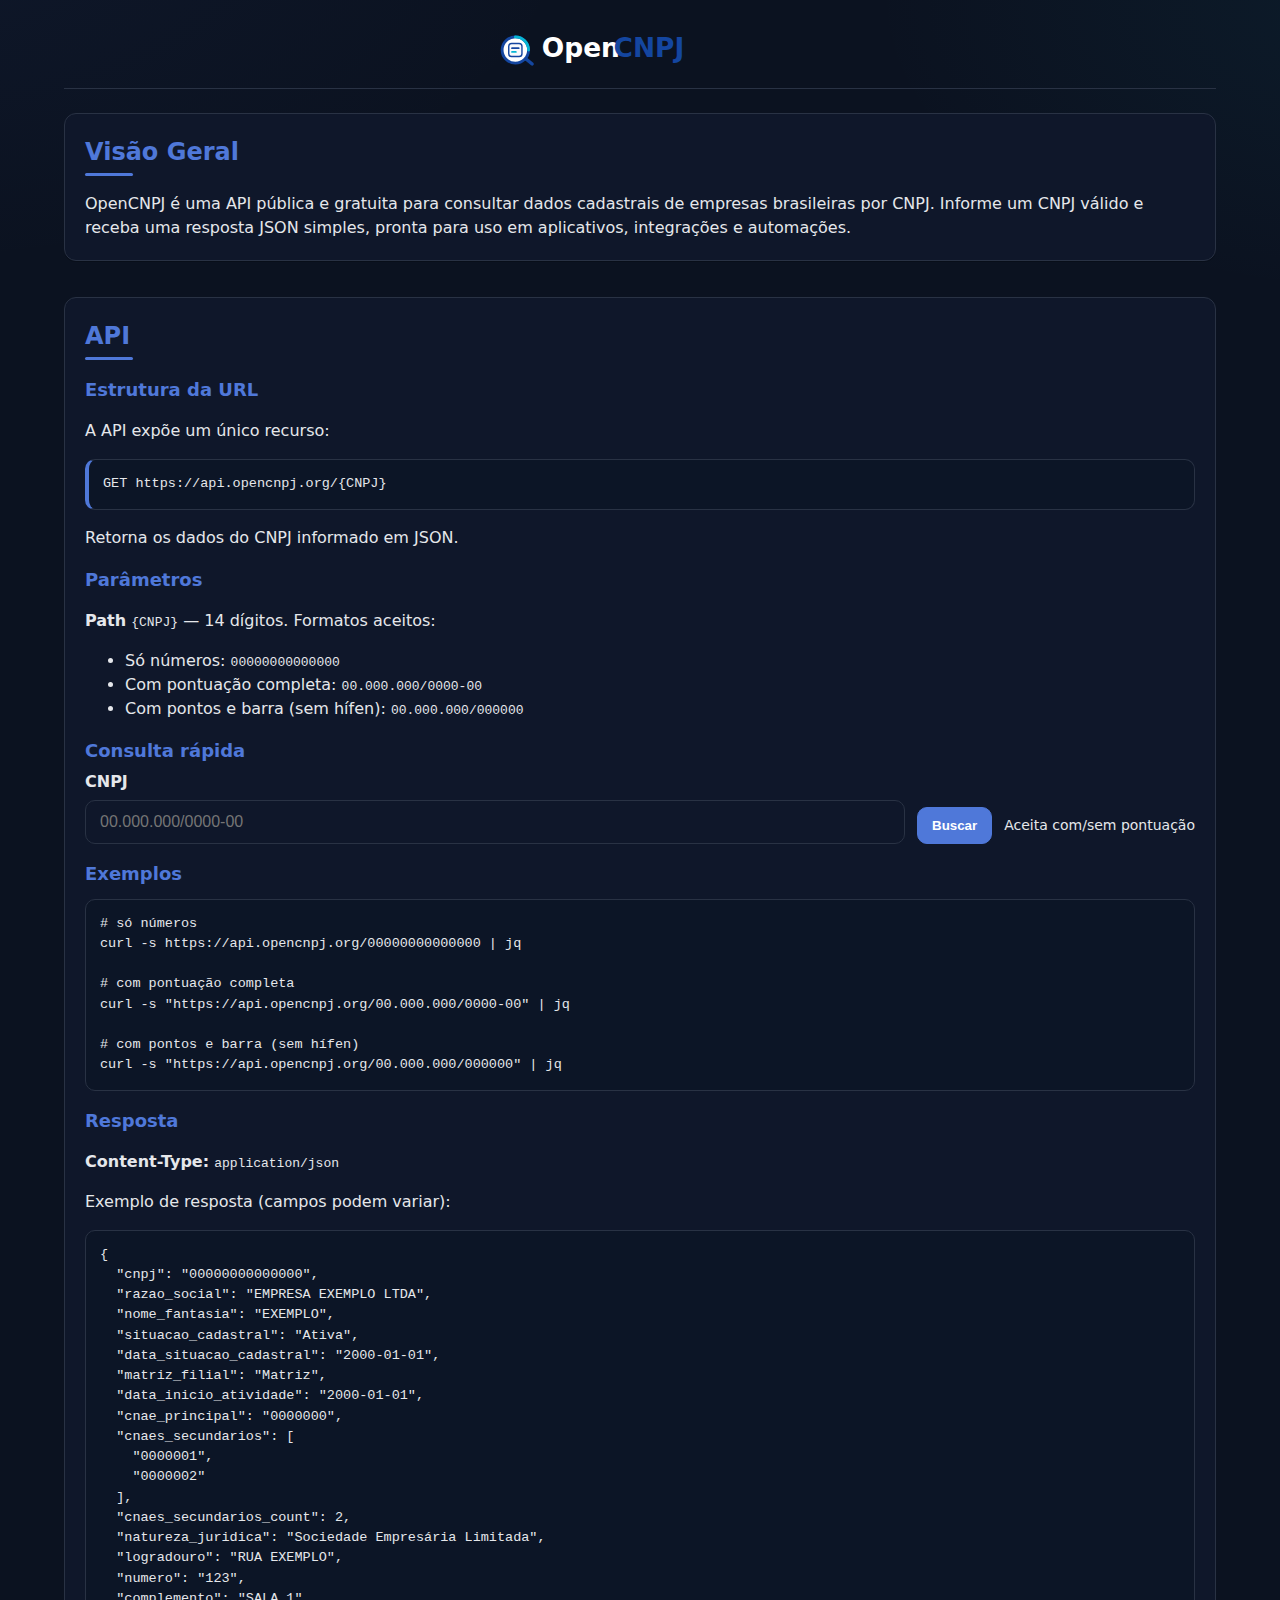
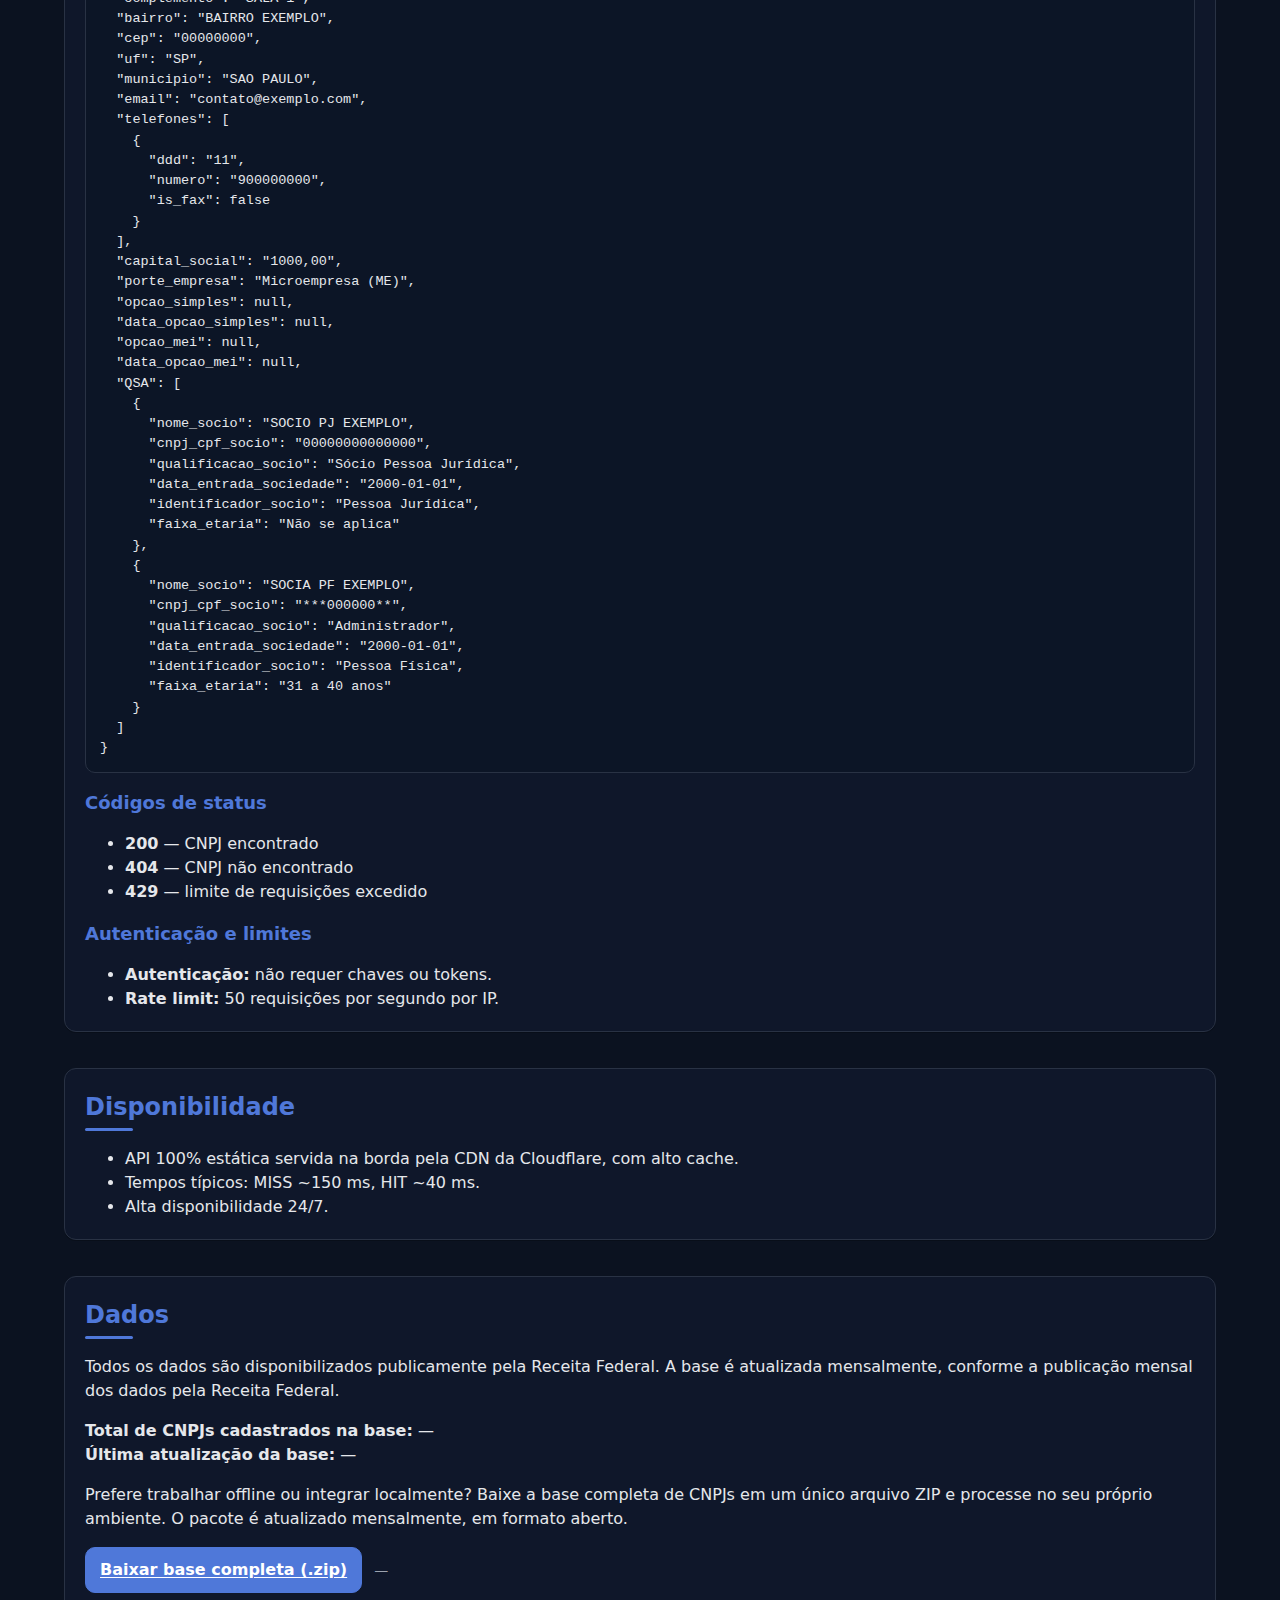
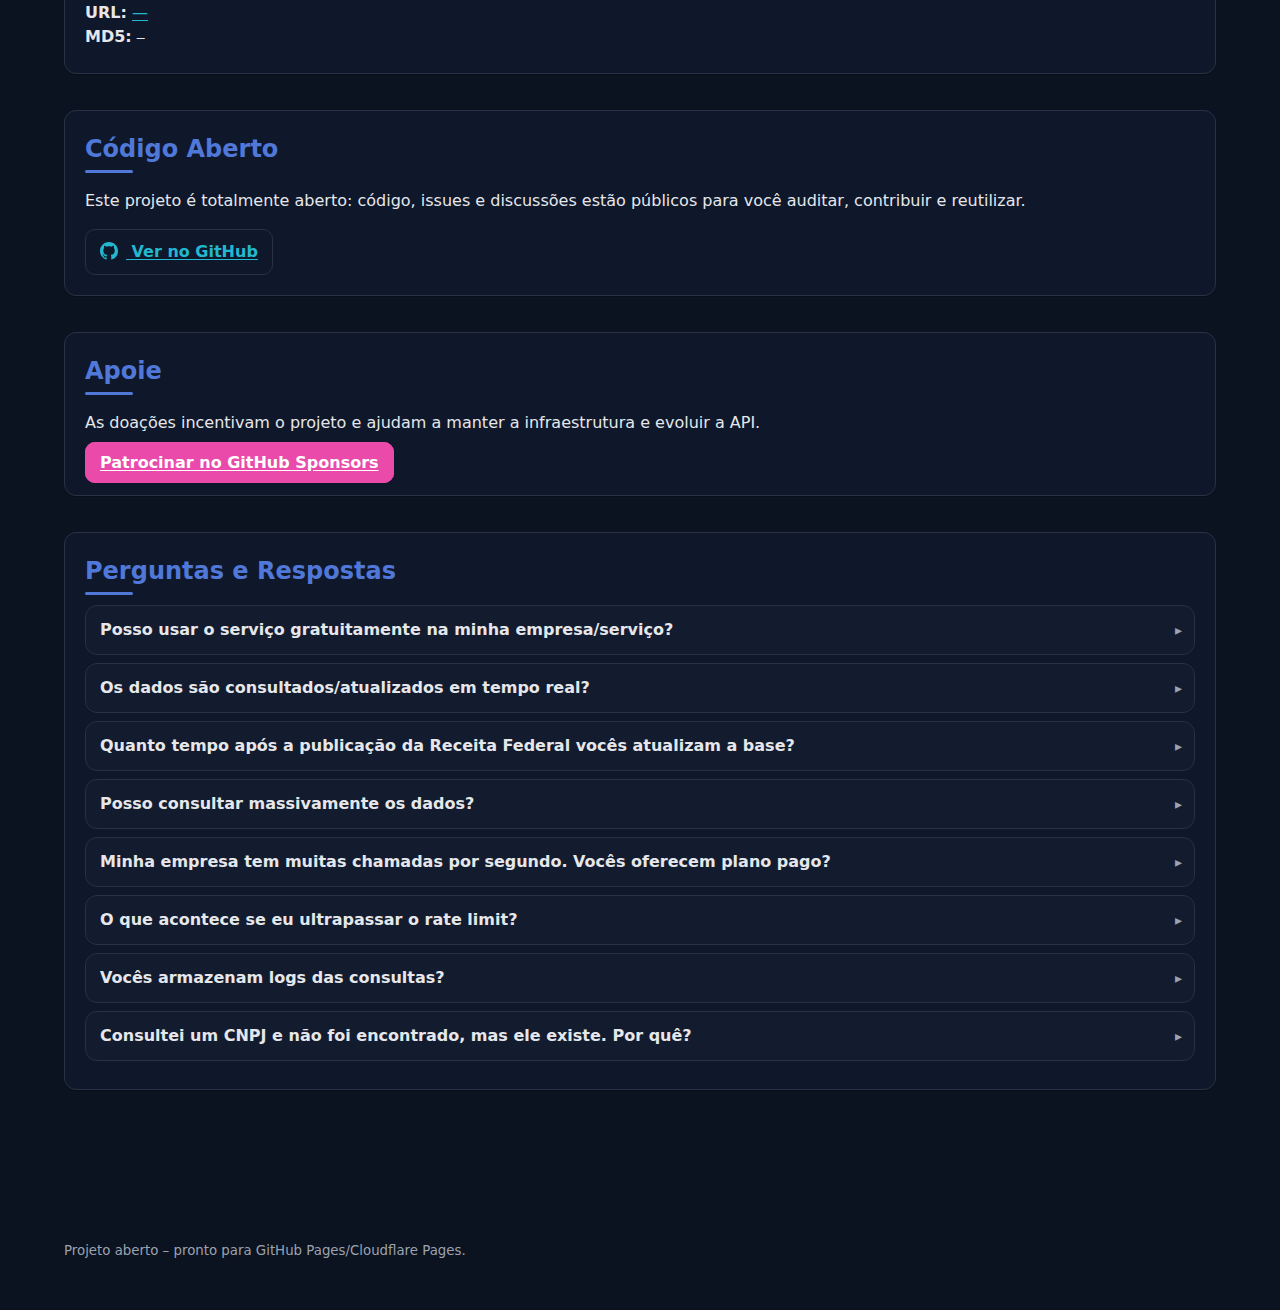
<file: OpenCNPJ.Frontend/index.html>
<!doctype html>
<html lang="pt-BR">
  <head>
    <meta charset="utf-8" />
    <meta name="viewport" content="width=device-width, initial-scale=1" />
    <title>OpenCNPJ – Documentação</title>
    <link rel="icon" type="image/svg+xml" href="assets/favicon.svg" />
    <link rel="stylesheet" href="css/styles.css" />
  </head>
  <body>
    <main class="container simple docs">
      <div class="doc-hero header-stack">
        <img src="assets/logo.svg" width="220" height="44" alt="OpenCNPJ" class="logo" />
      </div>

      <section id="intro">
        <h2>Visão Geral</h2>
        <p>
          OpenCNPJ é uma API pública e gratuita para consultar dados cadastrais de empresas brasileiras por CNPJ. Informe um CNPJ válido e receba uma resposta JSON simples, pronta para uso em aplicativos, integrações e automações.
        </p>
      </section>

      <section id="api">
        <h2>API</h2>
        <h3>Estrutura da URL</h3>
        <p>A API expõe um único recurso:</p>
        <pre class="code http">GET https://api.opencnpj.org/{CNPJ}</pre>
        <p>Retorna os dados do CNPJ informado em JSON.</p>

        <h3>Parâmetros</h3>
        <p><strong>Path</strong> <code>{CNPJ}</code> — 14 dígitos. Formatos aceitos:</p>
        <ul>
          <li>Só números: <code>00000000000000</code></li>
          <li>Com pontuação completa: <code>00.000.000/0000-00</code></li>
          <li>Com pontos e barra (sem hífen): <code>00.000.000/000000</code></li>
        </ul>

        <h3>Consulta rápida</h3>
        <form id="search-form" class="search" novalidate>
          <div class="field">
            <label for="cnpj">CNPJ</label>
            <input id="cnpj" name="cnpj" inputmode="numeric" autocomplete="off" placeholder="00.000.000/0000-00" aria-describedby="hint" />
          </div>
          <div class="actions">
            <button id="search-btn" type="submit" class="btn primary">Buscar</button>
            <p id="hint" class="hint">Aceita com/sem pontuação</p>
          </div>
        </form>

        <h3>Exemplos</h3>
        <pre class="code"># só números
curl -s https://api.opencnpj.org/00000000000000 | jq

# com pontuação completa
curl -s "https://api.opencnpj.org/00.000.000/0000-00" | jq

# com pontos e barra (sem hífen)
curl -s "https://api.opencnpj.org/00.000.000/000000" | jq</pre>

        <h3>Resposta</h3>
        <p><strong>Content-Type:</strong> <code>application/json</code></p>
        <p>Exemplo de resposta (campos podem variar):</p>
        <pre class="code">{
  "cnpj": "00000000000000",
  "razao_social": "EMPRESA EXEMPLO LTDA",
  "nome_fantasia": "EXEMPLO",
  "situacao_cadastral": "Ativa",
  "data_situacao_cadastral": "2000-01-01",
  "matriz_filial": "Matriz",
  "data_inicio_atividade": "2000-01-01",
  "cnae_principal": "0000000",
  "cnaes_secundarios": [
    "0000001",
    "0000002"
  ],
  "cnaes_secundarios_count": 2,
  "natureza_juridica": "Sociedade Empresária Limitada",
  "logradouro": "RUA EXEMPLO",
  "numero": "123",
  "complemento": "SALA 1",
  "bairro": "BAIRRO EXEMPLO",
  "cep": "00000000",
  "uf": "SP",
  "municipio": "SAO PAULO",
  "email": "contato@exemplo.com",
  "telefones": [
    {
      "ddd": "11",
      "numero": "900000000",
      "is_fax": false
    }
  ],
  "capital_social": "1000,00",
  "porte_empresa": "Microempresa (ME)",
  "opcao_simples": null,
  "data_opcao_simples": null,
  "opcao_mei": null,
  "data_opcao_mei": null,
  "QSA": [
    {
      "nome_socio": "SOCIO PJ EXEMPLO",
      "cnpj_cpf_socio": "00000000000000",
      "qualificacao_socio": "Sócio Pessoa Jurídica",
      "data_entrada_sociedade": "2000-01-01",
      "identificador_socio": "Pessoa Jurídica",
      "faixa_etaria": "Não se aplica"
    },
    {
      "nome_socio": "SOCIA PF EXEMPLO",
      "cnpj_cpf_socio": "***000000**",
      "qualificacao_socio": "Administrador",
      "data_entrada_sociedade": "2000-01-01",
      "identificador_socio": "Pessoa Física",
      "faixa_etaria": "31 a 40 anos"
    }
  ]
}</pre>

        <h3>Códigos de status</h3>
        <ul>
          <li><strong>200</strong> — CNPJ encontrado</li>
          <li><strong>404</strong> — CNPJ não encontrado</li>
          <li><strong>429</strong> — limite de requisições excedido</li>
        </ul>

        <h3>Autenticação e limites</h3>
        <ul>
          <li><strong>Autenticação:</strong> não requer chaves ou tokens.</li>
          <li><strong>Rate limit:</strong> 50 requisições por segundo por IP.</li>
        </ul>

        
      </section>

      <section id="disponibilidade">
        <h2>Disponibilidade</h2>
        <ul>
          <li>API 100% estática servida na borda pela CDN da Cloudflare, com alto cache.</li>
          <li>Tempos típicos: MISS ~150 ms, HIT ~40 ms.</li>
          <li>Alta disponibilidade 24/7.</li>
        </ul>
      </section>
      <section id="dados">
        <h2>Dados</h2>
        <p>Todos os dados são disponibilizados publicamente pela Receita Federal. A base é atualizada mensalmente, conforme a publicação mensal dos dados pela Receita Federal.</p>
        <p class="api-meta"><strong>Total de CNPJs cadastrados na base:</strong> <span id="info-total">—</span> <br/> <strong>Última atualização da base:</strong> <span id="info-updated">—</span></p>

        <div class="download-block">
          <p id="zip-desc">Prefere trabalhar offline ou integrar localmente? Baixe a base completa de CNPJs em um único arquivo ZIP e processe no seu próprio ambiente. O pacote é atualizado mensalmente, em formato aberto.</p>
          <div class="actions">
            <a id="zip-download" class="btn primary" href="#" target="_blank" rel="noopener" download>Baixar base completa (.zip)</a>
            <span class="hint" id="zip-size">—</span>
          </div>
          <p class="api-meta">
            <strong>URL:</strong> <a id="zip-url" href="#" target="_blank" rel="noopener">—</a><br/>
            <strong>MD5:</strong> <code id="zip-md5">—</code>
          </p>
        </div>
      </section>

      <section id="codigo-aberto">
        <h2>Código Aberto</h2>
        <p>Este projeto é totalmente aberto: código, issues e discussões estão públicos para você auditar, contribuir e reutilizar.</p>
        <div class="actions">
          <a class="btn" href="https://github.com/Hitmasu/opencnpj" target="_blank" rel="noopener" aria-label="Ver no GitHub">
            <svg class="icon" width="18" height="18" viewBox="0 0 16 16" aria-hidden="true" focusable="false" fill="currentColor">
              <path fill-rule="evenodd" d="M8 0C3.58 0 0 3.58 0 8c0 3.54 2.29 6.53 5.47 7.59.4.07.55-.17.55-.38 0-.19-.01-.82-.01-1.49-2.01.37-2.53-.49-2.69-.94-.09-.23-.48-.94-.82-1.13-.28-.15-.68-.52-.01-.53.63-.01 1.08.58 1.23.82.72 1.21 1.87.87 2.33.66.07-.52.28-.87.51-1.07-1.78-.2-3.64-.89-3.64-3.95 0-.87.31-1.59.82-2.15-.08-.2-.36-1.02.08-2.12 0 0 .67-.21 2.2.82.64-.18 1.32-.27 2-.27.68 0 1.36.09 2 .27 1.53-1.04 2.2-.82 2.2-.82.44 1.1.16 1.92.08 2.12.51.56.82 1.27.82 2.15 0 3.07-1.87 3.75-3.65 3.95.29.25.54.73.54 1.48 0 1.07-.01 1.93-.01 2.2 0 .21.15.46.55.38A8.013 8.013 0 0 0 16 8c0-4.42-3.58-8-8-8z"/>
            </svg>
            Ver no GitHub
          </a>
        </div>
      </section>

      <section id="apoie">
        <h2>Apoie</h2>
        <p>As doações incentivam o projeto e ajudam a manter a infraestrutura e evoluir a API.</p>
        <p>
          <a class="btn sponsor" href="https://github.com/sponsors/Hitmasu" target="_blank" rel="noopener">Patrocinar no GitHub Sponsors</a>
        </p>
      </section>

      <section id="faq">
        <h2>Perguntas e Respostas</h2>
        <div class="faq">
          <details>
            <summary>Posso usar o serviço gratuitamente na minha empresa/serviço?</summary>
            <div class="answer">
              <p>Sim. O uso é gratuito, inclusive para fins comerciais. Nosso SLA é de <strong>99,9%</strong>. Não oferecemos suporte dedicado.</p>
            </div>
          </details>

          <details>
            <summary>Os dados são consultados/atualizados em tempo real?</summary>
            <div class="answer">
              <p>Não. A base é derivada dos dados públicos da Receita Federal e é atualizada <strong>mensalmente</strong>, de acordo com a publicação oficial.</p>
            </div>
          </details>

          <details>
            <summary>Quanto tempo após a publicação da Receita Federal vocês atualizam a base?</summary>
            <div class="answer">
              <p>Em média, até <strong>2 dias</strong> após a publicação mensal da Receita Federal.</p>
            </div>
          </details>

          <details>
            <summary>Posso consultar massivamente os dados?</summary>
            <div class="answer">
              <p>Sim, desde que respeite o rate limit de <strong>50 requisições por segundo por IP</strong>. Uso exagerado (bots/scraping da base inteira) pode gerar bloqueio temporário ou redução do limite.</p>
              <p>Para obter o conjunto completo, utilize o arquivo <strong>.zip</strong> mencionado na seção <em>Dados</em> — não há necessidade de fazer scraping da base inteira.</p>
            </div>
          </details>

          <details>
            <summary>Minha empresa tem muitas chamadas por segundo. Vocês oferecem plano pago?</summary>
            <div class="answer">
              <p>Não. Todos os serviços são gratuitos. Se o uso estiver dentro do rate limit, não há problema.</p>
            </div>
          </details>

          <details>
            <summary>O que acontece se eu ultrapassar o rate limit?</summary>
            <div class="answer">
              <p>Você receberá um código HTTP <strong>429 – Too Many Requests</strong>.</p>
            </div>
          </details>

          <details>
            <summary>Vocês armazenam logs das consultas?</summary>
            <div class="answer">
              <p>Não armazenamos logs identificáveis das consultas. Mantemos apenas métricas agregadas (quantidade de consultas e tempos de resposta) para estatísticas e melhoria contínua do serviço.</p>
            </div>
          </details>

          <details>
            <summary>Consultei um CNPJ e não foi encontrado, mas ele existe. Por quê?</summary>
            <div class="answer">
              <p>Se o CNPJ foi aberto recentemente, ele pode ainda não constar na nossa base, pois a atualização é mensal. Caso já tenha passado um mês e o CNPJ conste nos dados da Receita Federal, entre em contato conosco.</p>
            </div>
          </details>
        </div>
      </section>


      <div id="result-modal" class="modal" aria-hidden="true">
        <div class="modal-overlay" data-close-modal></div>
        <div class="modal-dialog" role="dialog" aria-modal="true" aria-labelledby="modal-title">
          <div class="modal-header">
            <h3 id="modal-title">Resultado da consulta</h3>
            <button class="modal-close btn" type="button" aria-label="Fechar" data-close-modal>Fechar</button>
          </div>
          <div class="modal-tabs" role="tablist" aria-label="Exibição de resultado">
            <button role="tab" aria-selected="true" class="tab active" id="tab-btn-visual" aria-controls="tab-panel-visual">Visual</button>
            <button role="tab" aria-selected="false" class="tab" id="tab-btn-json" aria-controls="tab-panel-json">JSON</button>
          </div>
          <div class="modal-panels">
            <div id="tab-panel-visual" role="tabpanel" aria-labelledby="tab-btn-visual" class="panel active">
              <div id="modal-visual" class="visual"></div>
            </div>
            <div id="tab-panel-json" role="tabpanel" aria-labelledby="tab-btn-json" class="panel">
              <pre id="modal-json" class="code" aria-label="JSON bruto"></pre>
            </div>
          </div>
        </div>
      </div>
    </main>

    <footer class="site-footer">
      <div class="container"><small>Projeto aberto – pronto para GitHub Pages/Cloudflare Pages.</small></div>
    </footer>

    <script defer src="scripts/app.js"></script>
  </body>
  </html>
</file>
<file: OpenCNPJ.Frontend/css/styles.css>
/* OpenCNPJ minimal styles – no frameworks */
:root{
  /* Brand */
  --primary:#4F78D9; /* softened blue for dark */
  --accent:#22B8CF;  /* cyan (slightly dimmed) */
  --highlight:#34D399; /* emerald */
  --sponsor:#EA4AAA; /* GitHub Sponsors pink */

  /* Dark palette */
  --bg:#0B1220;            /* page background */
  --surface:#0F172A;       /* cards, inputs, tabs, buttons */
  --surface-elev:#111B2E;  /* elevated: modals */
  --section-bg:var(--surface);
  --neutral:#E5E7EB;       /* base text */
  --muted:#9CA3AF;         /* secondary text */
  --border:#293244;        /* borders */
  --soft:#0C1526;          /* subtle block background (code) */
  --radius:10px;
}

*{box-sizing:border-box}
html,body{height:100%}
body{
  margin:0;
  font-family: system-ui, -apple-system, Segoe UI, Roboto, Helvetica, Arial, "Apple Color Emoji", "Segoe UI Emoji";
  color:var(--neutral);
  /* Subtle brand‑tinted dark background */
  background:
    radial-gradient(1200px 600px at -10% -10%, rgba(79,120,217,0.06), rgba(79,120,217,0) 60%),
    radial-gradient(900px 500px at 110% 0%, rgba(34,184,207,0.06), rgba(34,184,207,0) 60%),
    var(--bg);
  background-attachment: fixed, fixed, scroll;
  line-height:1.5;
}

.container{max-width:1200px;margin:0 auto;padding:24px}
.logo{display:block}
.site-footer{padding:24px 0;color:var(--muted)}

/* Docs header (centered logo at top) */
.doc-hero{padding:12px 0 8px;border-bottom:1px solid var(--border);margin-bottom:24px}
.doc-hero.header-stack{align-items:center;text-align:center}
.doc-hero .logo{margin:0 auto;width:340px;height:auto;max-width:100%}
@media (max-width:600px){
  .doc-hero .logo{width:260px}
}

/* Simple header stack */
.header-stack{display:flex;flex-direction:column;gap:6px;align-items:flex-start;padding:8px 0}

/* single column docs */
.docs h2{margin:0 0 10px;font-size:24px;position:relative;padding-bottom:6px;color:var(--primary)}
.docs p, .docs li{color:var(--neutral)}
/* Links in docs */
.docs a{color:var(--accent); text-decoration:underline; text-underline-offset:2px}
.docs a:hover{filter:brightness(1.1)}
/* Style the HTTP callout without enclosing block */
.code.http{border-left:4px solid var(--primary)}
/* Tertiary headings for API sections */
h3{margin:16px 0 6px;font-size:18px;color:var(--primary)}
.docs h2:after{content:"";position:absolute;left:0;bottom:0;width:48px;height:3px;background:var(--primary);border-radius:3px}
/* Sections: spacing and subtle color */
.docs section{margin:28px 0 36px;padding:20px;border:1px solid var(--border);border-radius:12px;background:var(--section-bg);box-shadow:0 1px 0 rgba(0,0,0,.2)}
.docs section:first-of-type{margin-top:0}
.docs section > :first-child{margin-top:0}
.docs section > :last-child{margin-bottom:0}
/* API meta */
.api-meta{margin:8px 0 4px;color:var(--muted)}
.api-meta strong{color:var(--neutral)}


.search{display:grid;grid-template-columns:1fr auto;gap:12px;align-items:end}
.field{display:flex;flex-direction:column;gap:6px}
label{font-weight:600}
input[type="text"],
input:not([type]){
  appearance:none;
  border:1px solid var(--border);
  background:var(--surface);
  color:var(--neutral);
  border-radius:var(--radius);
  padding:12px 14px;
  font-size:16px;
}
#cnpj{width:100%}
.actions{display:flex;align-items:center;gap:12px}
.hint{color:var(--muted);margin:0;font-size:14px}
/* Download block spacing */
.download-block{margin-top:10px}

.btn{
  appearance:none;border:1px solid var(--border);background:var(--surface);color:var(--neutral);
  border-radius:10px;padding:10px 14px;font-weight:600;cursor:pointer;transition:background .15s ease,color .15s ease,border-color .15s ease;
}
.btn .icon{width:18px;height:18px;margin-right:8px;vertical-align:-3px}
.btn.primary{background:var(--primary);border-color:var(--primary);color:#fff}
.btn.primary:hover{filter:brightness(0.95)}
.btn.sponsor{background:var(--sponsor);border-color:var(--sponsor);color:#fff}
.btn.sponsor:hover{filter:brightness(0.95)}
.btn:disabled{opacity:.5;cursor:not-allowed}
/* Loading spinner on button */
.btn.loading{position:relative;color:transparent}
.btn.loading::after{content:"";position:absolute;top:50%;left:50%;width:16px;height:16px;margin:-8px 0 0 -8px;border-radius:50%;border:2px solid rgba(255,255,255,.5);border-top-color:#fff;animation:spin .8s linear infinite}
@keyframes spin{to{transform:rotate(360deg)}}


.code{
  margin-top:12px;
  padding:14px;
  border:1px solid var(--border);
  border-radius:10px;
  background:var(--soft);
  color:var(--neutral);
  overflow:auto;
  white-space:pre-wrap;
  word-break:break-word;
  font-family: ui-monospace, SFMono-Regular, Menlo, Monaco, Consolas, "Liberation Mono", "Courier New", monospace;
  font-size:13.5px;
}

/* Modal */
.modal{position:fixed;inset:0;display:none}
.modal.open{display:block}
.modal-overlay{position:absolute;inset:0;background:rgba(0,0,0,.5)}
.modal-dialog{position:relative;z-index:1;background:var(--surface-elev);border-radius:12px;box-shadow:0 10px 30px rgba(0,0,0,.35);width:min(960px, calc(100% - 32px));margin:40px auto;padding:16px;border:1px solid var(--border);max-height:calc(100vh - 80px);display:flex;flex-direction:column;overflow:hidden}
.modal-header{display:flex;align-items:center;justify-content:space-between;gap:12px;margin-bottom:8px}
.modal-tabs{display:flex;gap:8px;border-bottom:1px solid var(--border);padding:6px 0;margin-bottom:8px}
.tab{appearance:none;background:var(--surface);border:1px solid var(--border);color:var(--neutral);border-radius:8px 8px 0 0;padding:8px 12px;font-weight:600;cursor:pointer}
.tab.active{border-color:var(--primary);color:var(--primary);border-bottom-color:var(--surface-elev)}
.modal-panels{padding-top:6px;overflow:auto;-webkit-overflow-scrolling:touch}
.panel{display:none}
.panel.active{display:block}
.modal-close{background:var(--surface);color:var(--neutral)}

/* Visual tab layout (definition list) */
.visual{display:block}
.kv-list{display:grid;grid-template-columns:200px 1fr;column-gap:12px}
.kv-list > dt{margin:0;color:var(--muted);font-size:12px;padding:8px 0}
.kv-list > dd{margin:0;padding:8px 0;border-bottom:1px solid var(--border)}
@media (max-width:600px){
  .kv-list{grid-template-columns:1fr}
}

@media (max-width:600px){
  .modal-dialog{width:calc(100% - 16px);margin:12px auto;max-height:calc(100vh - 24px)}
}


/* Simple single column spacing */
.simple{padding-top:12px;padding-bottom:64px}
h2{margin:18px 0 8px;font-size:22px}
p, li{color:var(--neutral)}

/* Focus styles for accessibility */
:focus{outline:none}
.btn:focus, input:focus{
  box-shadow:0 0 0 3px rgba(6,182,212,.35);
  border-color:var(--accent);
}

@media (max-width:600px){
  .search{grid-template-columns:1fr}
  .actions{justify-content:flex-start}
}

/* FAQ styles */
.faq details{border:1px solid var(--border);border-radius:12px;background:var(--surface);margin:8px 0;overflow:hidden}
.faq details[open]{background:var(--surface-elev)}
.faq summary{cursor:pointer;list-style:none;padding:12px 14px;font-weight:600;position:relative;padding-right:40px;background:rgba(255,255,255,.02)}
.faq summary:hover{background:rgba(255,255,255,.04)}
.faq summary::-webkit-details-marker{display:none}
.faq .answer{padding:0 14px 14px;color:var(--neutral)}
/* Expand arrow */
.faq summary::after{content:'\25B8'; /* ▸ */ position:absolute; right:12px; top:50%; transform:translateY(-50%); color:var(--muted); font-size:14px; transition:transform .15s ease, color .15s ease}
.faq details[open] summary::after{content:'\25BE'; /* ▾ */ color:var(--primary)}
.faq summary:hover::after{color:var(--neutral)}
</file>
